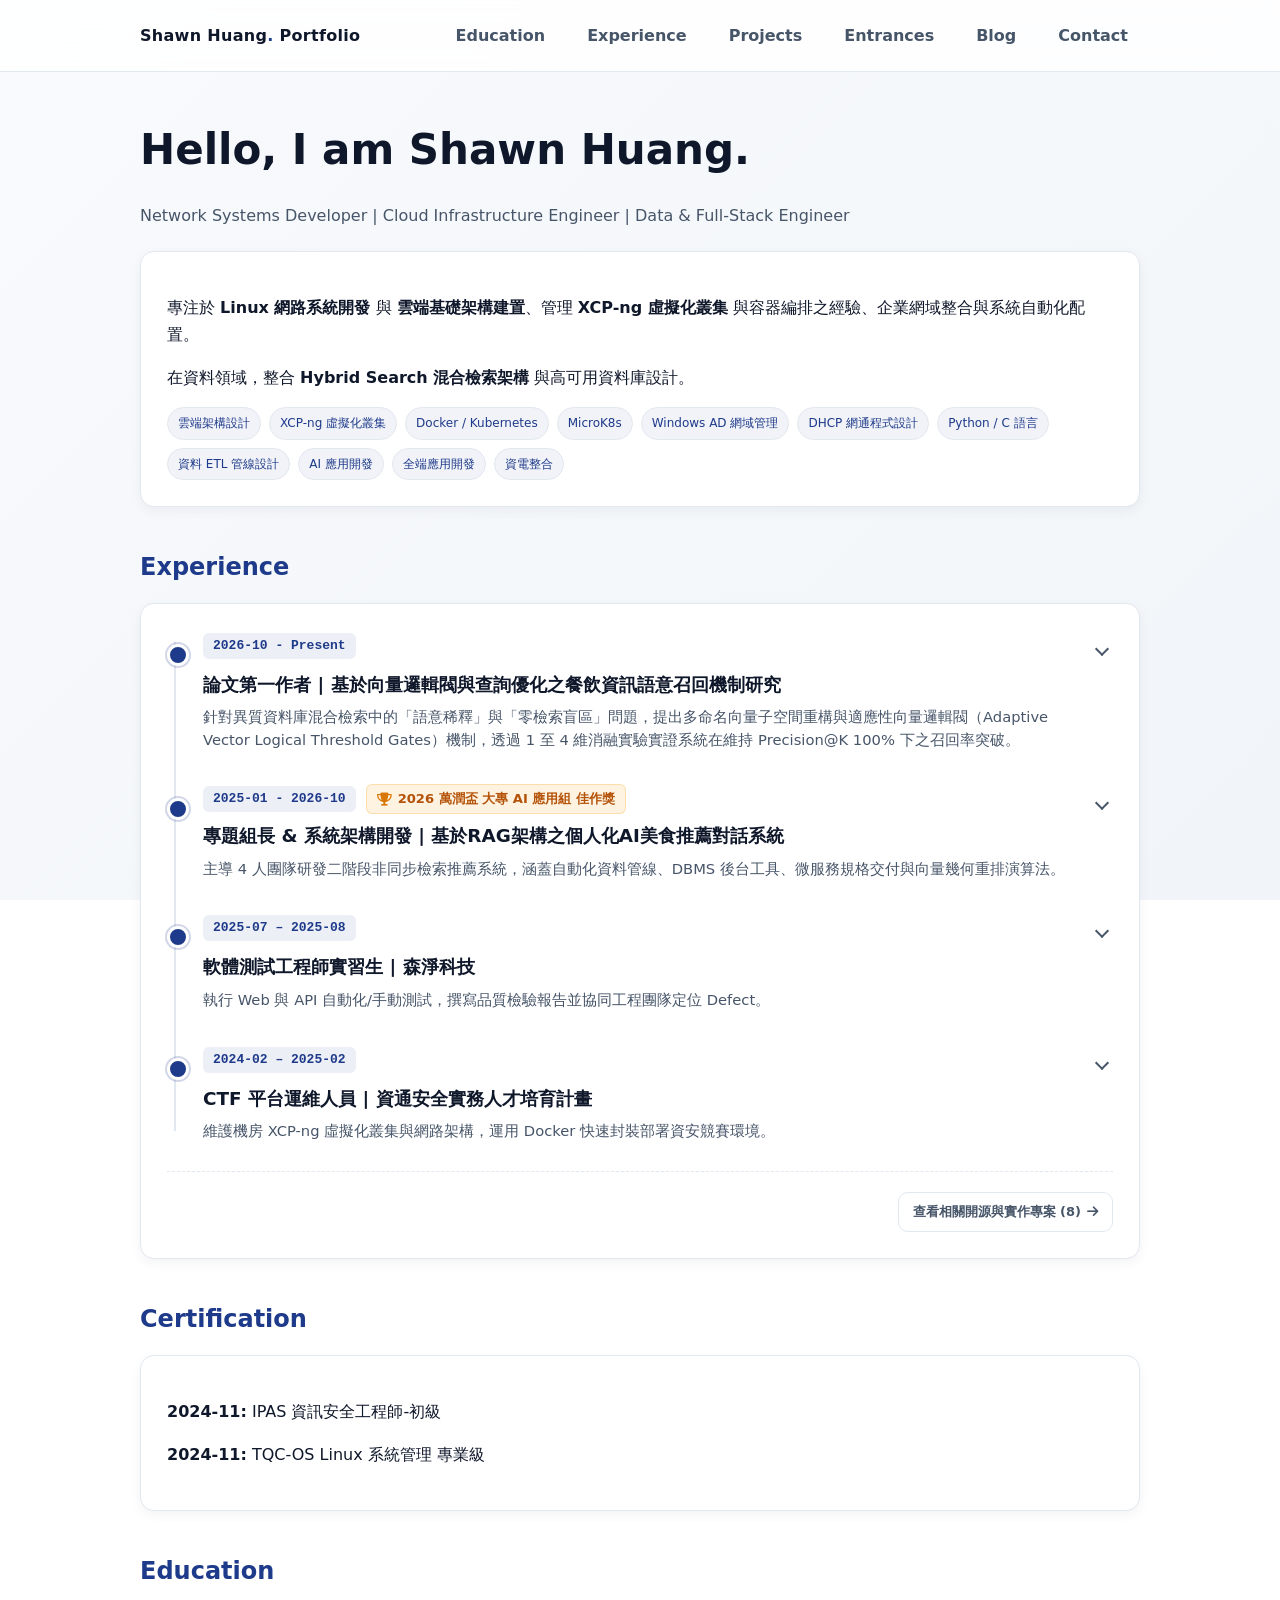
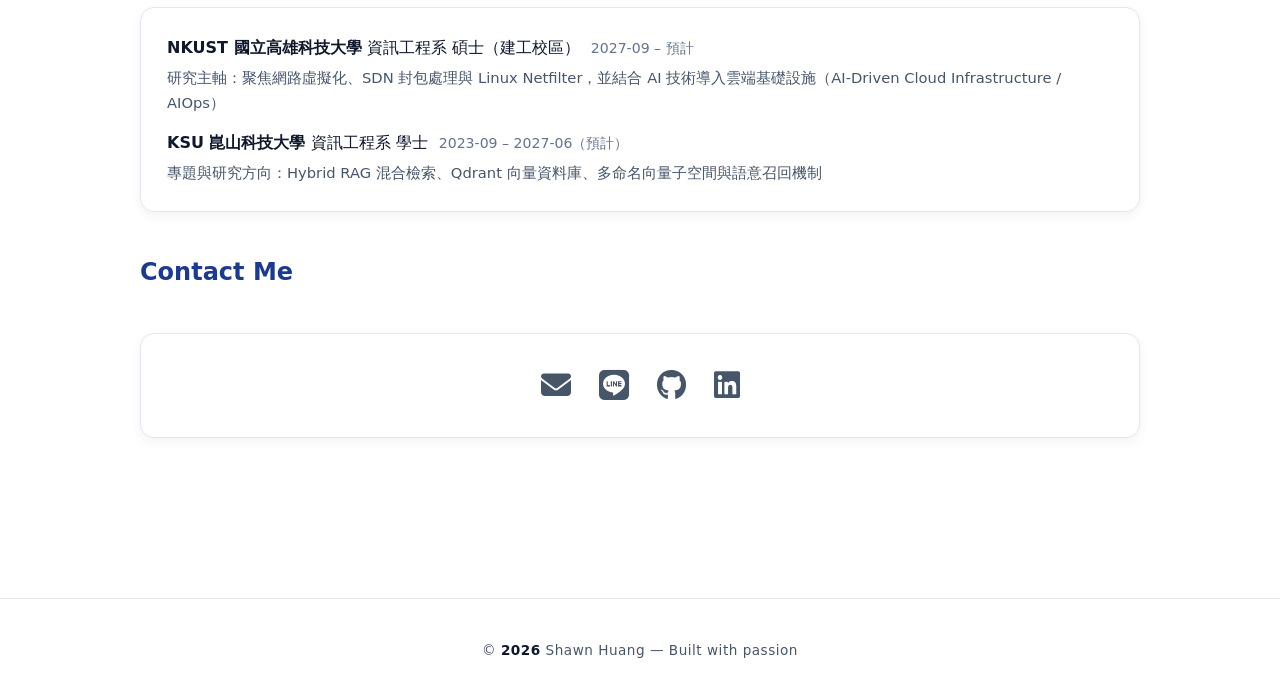
<file: index.html>
<!doctype html>
<html lang="en">
<head>
  <meta charset="utf-8" />
  <meta name="viewport" content="width=device-width, initial-scale=1" />
  <title>Shawn Huang | Portfolio</title>
  <link rel="stylesheet" href="https://cdnjs.cloudflare.com/ajax/libs/font-awesome/6.5.0/css/all.min.css" />
  <link rel="stylesheet" href="style.css" />
</head>
<body>
  <header>
    <nav>
      <a class="brand" href="index.html">Shawn Huang<span class="dot">.</span> Portfolio</a>
      <div class="nav-links">
        <a href="#edu-heading">Education</a>
        <a href="#exp-heading">Experience</a>
        <a href="projects.html">Projects</a>
        <a href="entrances.html">Entrances</a>
        <a href="https://blog.shawnhuanglab.com/" target="_blank">Blog</a>
        <a href="#contact-heading">Contact</a>
      </div>
    </nav>
  </header>

  <main>
    <section id="profile-heading">
      <h1>Hello, I am Shawn Huang.</h1>
      <p class="subtitle">Network Systems Developer | Cloud Infrastructure Engineer | Data &amp; Full-Stack Engineer</p>
      <div class="card">
        <p>
          專注於 <strong>Linux 網路系統開發</strong> 與 <strong>雲端基礎架構建置</strong>、管理 <strong>XCP-ng 虛擬化叢集</strong> 與容器編排之經驗、企業網域整合與系統自動化配置。
        </p>
        <p>
          在資料領域，整合 <strong>Hybrid Search 混合檢索架構</strong> 與高可用資料庫設計。
        </p>
        <div class="badges">
          <span class="badge">雲端架構設計</span>
          <span class="badge">XCP-ng 虛擬化叢集</span>
          <span class="badge">Docker / Kubernetes</span>
          <span class="badge">MicroK8s</span>
          <span class="badge">Windows AD 網域管理</span>
          <span class="badge">DHCP 網通程式設計</span>
          <span class="badge">Python / C 語言</span>
          <span class="badge">資料 ETL 管線設計</span>
          <span class="badge">AI 應用開發</span>
          <span class="badge">全端應用開發</span>
          <span class="badge">資電整合</span>
        </div>
      </div>
    </section>

    <section id="exp-heading">
      <h2>Experience</h2>
      <div class="card">
        <ul class="timeline">
          <li>
            <details class="exp-collapse">
              <summary class="exp-summary">
                <strong>2026-10 - Present</strong>
                <h3>論文第一作者 | 基於向量邏輯閥與查詢優化之餐飲資訊語意召回機制研究</h3>
                <p class="exp-brief">針對異質資料庫混合檢索中的「語意稀釋」與「零檢索盲區」問題，提出多命名向量子空間重構與適應性向量邏輯閥（Adaptive Vector Logical Threshold Gates）機制，透過 1 至 4 維消融實驗實證系統在維持 Precision@K 100% 下之召回率突破。</p>
              </summary>
              <ul class="detail-list">
                <li>▹ <strong>研究問題與架構重構 (Vector Space Refactoring)：</strong>
                  <ul>
                    <li>剖析傳統單一向量大雜燴架構（Baseline）在極端短詞與複合條件查詢下的 <strong>語意塌陷（Semantic Collapse）</strong> 與特徵互相稀釋問題。</li>
                    <li>將 <strong>Qdrant</strong> 向量集合重構為多命名向量子空間（Named Vectors），拆解為二維屬性欄位（菜系、食物類型、口味風格、設施與服務標籤）與一維全域通道，實現維度級別的特徵隔離。</li>
                  </ul>
                </li>
                <li>▹ <strong>端到端意圖解析與邏輯閥機制 (LLM Intent Parsing &amp; Threshold Gates)：</strong>
                  <ul>
                    <li>採用微調後之 <strong>Qwen 2.5</strong> 模型實作端到端意圖辨識與槽位抽取（Slot Filling），將自然語言需求轉換為高維度結構化邏輯樹與 MCP Tool 動態權重參數。</li>
                    <li>依據 <strong>BGE-M3</strong> 嵌入模型之 Loss Score 特性，設計嚴格 <strong>適應性向量邏輯閥（Cosine Similarity &ge; 0.65）</strong> 作為硬邏輯閘，精準攔截 0.50～0.60 區間之跨領域背景雜訊（如不同菜系標籤交叉污染）。</li>
                  </ul>
                </li>
                <li>▹ <strong>混合檢索管線與實驗環境建置 (Hybrid RAG &amp; Experimental Setup)：</strong>
                  <ul>
                    <li>整合 <strong>Python 3.12.8 (FastAPI / Uvicorn)</strong>、<strong>aiomysql</strong> 與 <strong>Docker-Compose</strong>，構建「先剛性過濾（地理半徑、集合交集營業時間）、後多路語意召回」之非同步微服務架構。</li>
                    <li>設計遞進式消融實驗（Ablation Study），涵蓋單一特徵極端短詞集（SC-01～SC-06）與 2 至 4 維複合邏輯約束集（TC-01～TC-06），以召回筆數（Candidate Hits）與餘弦相似度分數進行系統性量化評估。</li>
                  </ul>
                </li>
                <li>▹ <strong>實證成果與學術貢獻 (Empirical Results &amp; Contributions)：</strong>
                  <ul>
                    <li><strong>語意相似度校正與盲區修復：</strong> 核心短詞最高餘弦相似度自 Baseline 的 0.60～0.70 提升至 <strong>0.82～0.88</strong>；成功修復零檢索癱瘓（如單詞「飯」自 0 筆提升至 156 筆、「麵」自 1 筆提升至 161 筆，2～4 維複合查詢亦穩定維持充足候選集）。</li>
                    <li><strong>高純淨度檢索保證：</strong> 在全數單維與多維測試項目中，單題準確率（<strong>Precision@K</strong>）均維持 <strong>100.0%</strong>，為異質資料庫多路召回與向量邏輯閘設定提供具體工程設計指引。</li>
                  </ul>
                </li>
              </ul>
            </details>
          </li>

          <li>
            <details class="exp-collapse">
              <summary class="exp-summary">
                <div style="display: flex; align-items: center; flex-wrap: wrap; gap: 10px; margin-bottom: 6px;">
                  <strong style="margin: 0;">2025-01 - 2026-10</strong>
                  <div class="award-tag">
                    <i class="fas fa-trophy" style="color: #d97706;"></i> 2026 萬潤盃 大專 AI 應用組 佳作獎
                  </div>
                </div>
                <h3>專題組長 &amp; 系統架構開發 | 基於RAG架構之個人化AI美食推薦對話系統</h3>
                <p class="exp-brief">主導 4 人團隊研發二階段非同步檢索推薦系統，涵蓋自動化資料管線、DBMS 後台工具、微服務規格交付與向量幾何重排演算法。</p>
              </summary>
              <ul class="detail-list">
                <li>▹ <strong>團隊領導與協調 (Leadership)：</strong>
                  <ul>
                    <li>擔任專案組長領導 <strong>4</strong> 人開發團隊。</li>
                    <li>透過 Google Sheets 進行開發規格文件制定格式與撰寫，專題開發會議管理，開發職責管理。</li>
                    <li>透過 Github與Git 進行發行版本控管。</li>
                  </ul>
                </li>
                <li>▹ <strong>經費與空間爭取 (Acquisition)：</strong>
                  <ul>
                    <li>代表團隊與指導教授商榷並成功獲取實驗室獨立研究空間。</li>
                    <li>獲取兩張 <strong>RTX 4060 Ti 16GB</strong> 專業顯卡，共價值 <strong>32,000 $NT</strong> 之 AI 運算資源採購許可。</li>
                  </ul>
                </li>
                <li>▹ <strong>基礎設施與工作站運維 (Infrastructure)：</strong>
                  <ul>
                    <li>規劃並佈署實驗室本地網路環境 (Local Network)。</li>
                    <li>負責 <strong>AI 推論工作站</strong> 的硬體建置、軟體環境配置（如驅動與推論框架）與後續運維。</li>
                    <li>建置並提供 <strong>資料庫工作站</strong>，負責 RDBMS 與向量資料庫之儲存環境優化與維護。</li>
                  </ul>
                </li>
                <li>▹ <strong>資料管線建置 (Data Pipeline)：</strong>
                  <ul>
                    <li>利用 GCP API 實作自動化數據蒐集管線。</li>
                    <li>自主開發自動化管線，完整涵蓋店家資料之 <strong>新增 (Create)</strong>、<strong>刪除 (Delete)</strong>、<strong>編輯 (Edit)</strong> 與 <strong>即時更新 (Update)</strong>。</li>
                    <li>實作高效能資料清洗與格式標準化，確保資料庫內容之準確性與一致性。</li>
                  </ul>
                </li>
                <li>▹ <strong>內部平台與標記系統 (Internal Tooling &amp; Platform)：</strong>
                  <ul>
                    <li>獨立研發 <strong>客製化資料庫管理後台 (DBMS Console)</strong>，整合批次指派、進度儀表板、GIS 地圖視覺化與 RBAC 權限管理模組。</li>
                    <li>開發專用 <strong>Python 桌面端標記輔助工具 (GUI App)</strong>，建立人機協同 (Human-in-the-loop) 標記流程，加速非結構化評論之語意屬性與特徵錄入。</li>
                    <li>制定標準化資料驗收與品管機制，成功驅動團隊高效率完成數千筆高精準度 Ground Truth 資料集入庫。</li>
                  </ul>
                </li>
                <li>▹ <strong>系統交付與架構白皮書 (System Delivery &amp; Technical Documentation)：</strong>
                  <ul>
                    <li>主導統籌近 <strong>300 頁</strong> 之工業級《系統架構技術交付白皮書》（獲大專院校圖書館正式永久典藏）。</li>
                    <li><strong>完整架構拓撲與多子系統解耦：</strong> 系統化定義 Android 介面、中樞網關 (API Gateway)、智慧 Agent (MCP)、混合檢索與業務資料庫等 5 大子系統架構圖與端到端通訊協定規範。</li>
                    <li><strong>演算法工程與流程圖抽象化：</strong> 拒絕無效貼碼，將核心營業時間字串過濾、多維向量召回、狀態機與非同步兩階段預抓取等關鍵邏輯完整抽象為嚴密之模組流程圖。</li>
                    <li><strong>全生命週期規格落地：</strong> 詳載實體 RDBMS Schema、Qdrant 多維度向量 Payload、自定義標記日誌、Logic Tree 語法樹規約與邊緣工作站算力價購選型論證，建立高可維護性與可重現之企業級交付標準。</li>
                  </ul>
                </li>
                <li>▹ <strong>混合式檢索與重排系統架構 (Hybrid Search &amp; RAG System)：</strong>
                  <ul>
                    <li><strong>二階段檢索管線架構 (Two-Stage Pipeline)：</strong>
                      以 Python 3.12 (FastAPI/ASGI) 與 Docker-Compose 構建高效非同步微服務；設計「先過濾後檢索 (Filtering then Retrieval)」架構，以 <strong>aiomysql</strong> 進行 RDBMS 剛性條件預篩選（時空距離、營業狀態、設施），大幅收斂檢索空間並提升 99% 以上之計算吞吐量。
                    </li>
                    <li><strong>多通路語意召回與多維向量解耦 (Multi-path Vector Retrieval)：</strong>
                      採用 <strong>BGE-M3</strong> 嵌入模型與 <strong>Qdrant</strong> 向量資料庫，將菜系、食物品類、口味與服務標籤拆解為獨立二維特徵向量陣列，杜絕單一字串查詢引起的注意力稀釋（Attention Dilution）與語意空間塌陷；導入靜態門檻（0.68）實施軟性局部屏蔽（Soft Masking），徹底過濾底噪語意污染。
                    </li>
                    <li><strong>非線性對數流形幾何精排演算法 (Geometric Aggregation Ranking)：</strong>
                      設計雙層門控分流（Dual-stage Gating），結合 Haversine 距離非線性倒數阻尼函數、Google 評分、評論人氣（對數縮放）與語意相似度；將多維特徵矩陣映射至對數流形（Log-space），以加權幾何聚合演算法（Weighted Geometric Mean）實現乘法相依排序，徹底根絕極端單項缺失店家的惡性墊檔。
                    </li>
                    <li><strong>高可用分頁與會話狀態快取 (Session &amp; Caching Mechanism)：</strong>
                      架構全量候選池快取策略，整合 <strong>Redis</strong> 建立 `search_ssid` 分頁機制與診斷說明旗標（`is_fallback`、`ai_behavior_hint`），有效降低 80% 以上重複向量推論負載，提供下游 LLM 高信心度之上下文摘要與防幻覺指引。
                    </li>
                  </ul>
                </li>
              </ul>
            </details>
          </li>

          <li>
            <details class="exp-collapse">
              <summary class="exp-summary">
                <strong>2025-07 – 2025-08</strong>
                <h3>軟體測試工程師實習生 | 森淨科技</h3>
                <p class="exp-brief">執行 Web 與 API 自動化/手動測試，撰寫品質檢驗報告並協同工程團隊定位 Defect。</p>
              </summary>
              <ul class="detail-list">
                <li>▹ 執行 Web 功能測試與 API 測試 (Postman)。</li>
                <li>▹ 撰寫測試計畫與測試報告並協助開發團隊重現 Bug。</li>
              </ul>
            </details>
          </li>

          <li>
            <details class="exp-collapse">
              <summary class="exp-summary">
                <strong>2024-02 – 2025-02</strong>
                <h3>CTF 平台運維人員 | 資通安全實務人才培育計畫</h3>
                <p class="exp-brief">維護機房 XCP-ng 虛擬化叢集與網路架構，運用 Docker 快速封裝部署資安競賽環境。</p>
              </summary>
              <ul class="detail-list">
                <li>▹ <strong>虛擬化管理 (XCP-ng)：</strong>管理機房 VM 叢集，執行資源調度與備份。</li>
                <li>▹ <strong>基礎設施維運：</strong>負責機房伺服器硬體維護與網路設定。</li>
                <li>▹ <strong>容器化部署：</strong>結合 Docker 技術快速部署資安競賽題目。</li>
              </ul>
            </details>
          </li>
        </ul>

        <div style="margin-top: 28px; padding-top: 20px; border-top: 1px dashed var(--border); text-align: right;">
          <a href="projects.html" class="btn btn-outline">
            查看相關開源與實作專案 (8) <i class="fas fa-arrow-right"></i>
          </a>
        </div>
      </div>
    </section>

    <section id="cert-heading">
      <h2>Certification</h2>
      <div class="card">
        <p><strong>2024-11:</strong> IPAS 資訊安全工程師-初級</p>
        <p><strong>2024-11:</strong> TQC-OS Linux 系統管理 專業級</p>
      </div>
    </section>

    <section id="edu-heading">
      <h2>Education</h2>
      <div class="card">
        <div style="margin-bottom: 14px;">
          <p style="margin: 0 0 4px 0;">
            <strong>NKUST 國立高雄科技大學</strong> 資訊工程系 碩士（建工校區）
            <span style="font-size: 0.88em; color: #64748b; margin-left: 6px;">2027-09 – 預計</span>
          </p>
          <p style="margin: 0; font-size: 0.92em; color: #475569;">
            研究主軸：聚焦網路虛擬化、SDN 封包處理與 Linux Netfilter，並結合 AI 技術導入雲端基礎設施（AI-Driven Cloud Infrastructure / AIOps）
          </p>
        </div>
        <div>
          <p style="margin: 0 0 4px 0;">
            <strong>KSU 崑山科技大學</strong> 資訊工程系 學士
            <span style="font-size: 0.88em; color: #64748b; margin-left: 6px;">2023-09 – 2027-06（預計）</span>
          </p>
          <p style="margin: 0; font-size: 0.92em; color: #475569;">
            專題與研究方向：Hybrid RAG 混合檢索、Qdrant 向量資料庫、多命名向量子空間與語意召回機制
          </p>
        </div>
      </div>
    </section>

    <section id="contact-heading">
      <h2>Contact Me</h2>
      <div class="card social">
        <a href="mailto:s0909799081@gmail.com"><i class="fas fa-envelope"></i></a>
        <a href="line-qrcode.html" title="Add me on LINE"><i class="fab fa-line"></i></a>
        <a href="https://github.com/shawnhuang125" target="_blank"><i class="fab fa-github"></i></a>
        <a href="https://www.linkedin.com/in/luchia-huang-a9ba88381/" target="_blank"><i class="fab fa-linkedin"></i></a>
      </div>
    </section>
  </main>

  <footer>
    <p class="footer-text">
      © <span id="year"></span> Shawn Huang — Built with passion
    </p>
  </footer>

  <script src="script.js"></script>
</body>
</html>
</file>
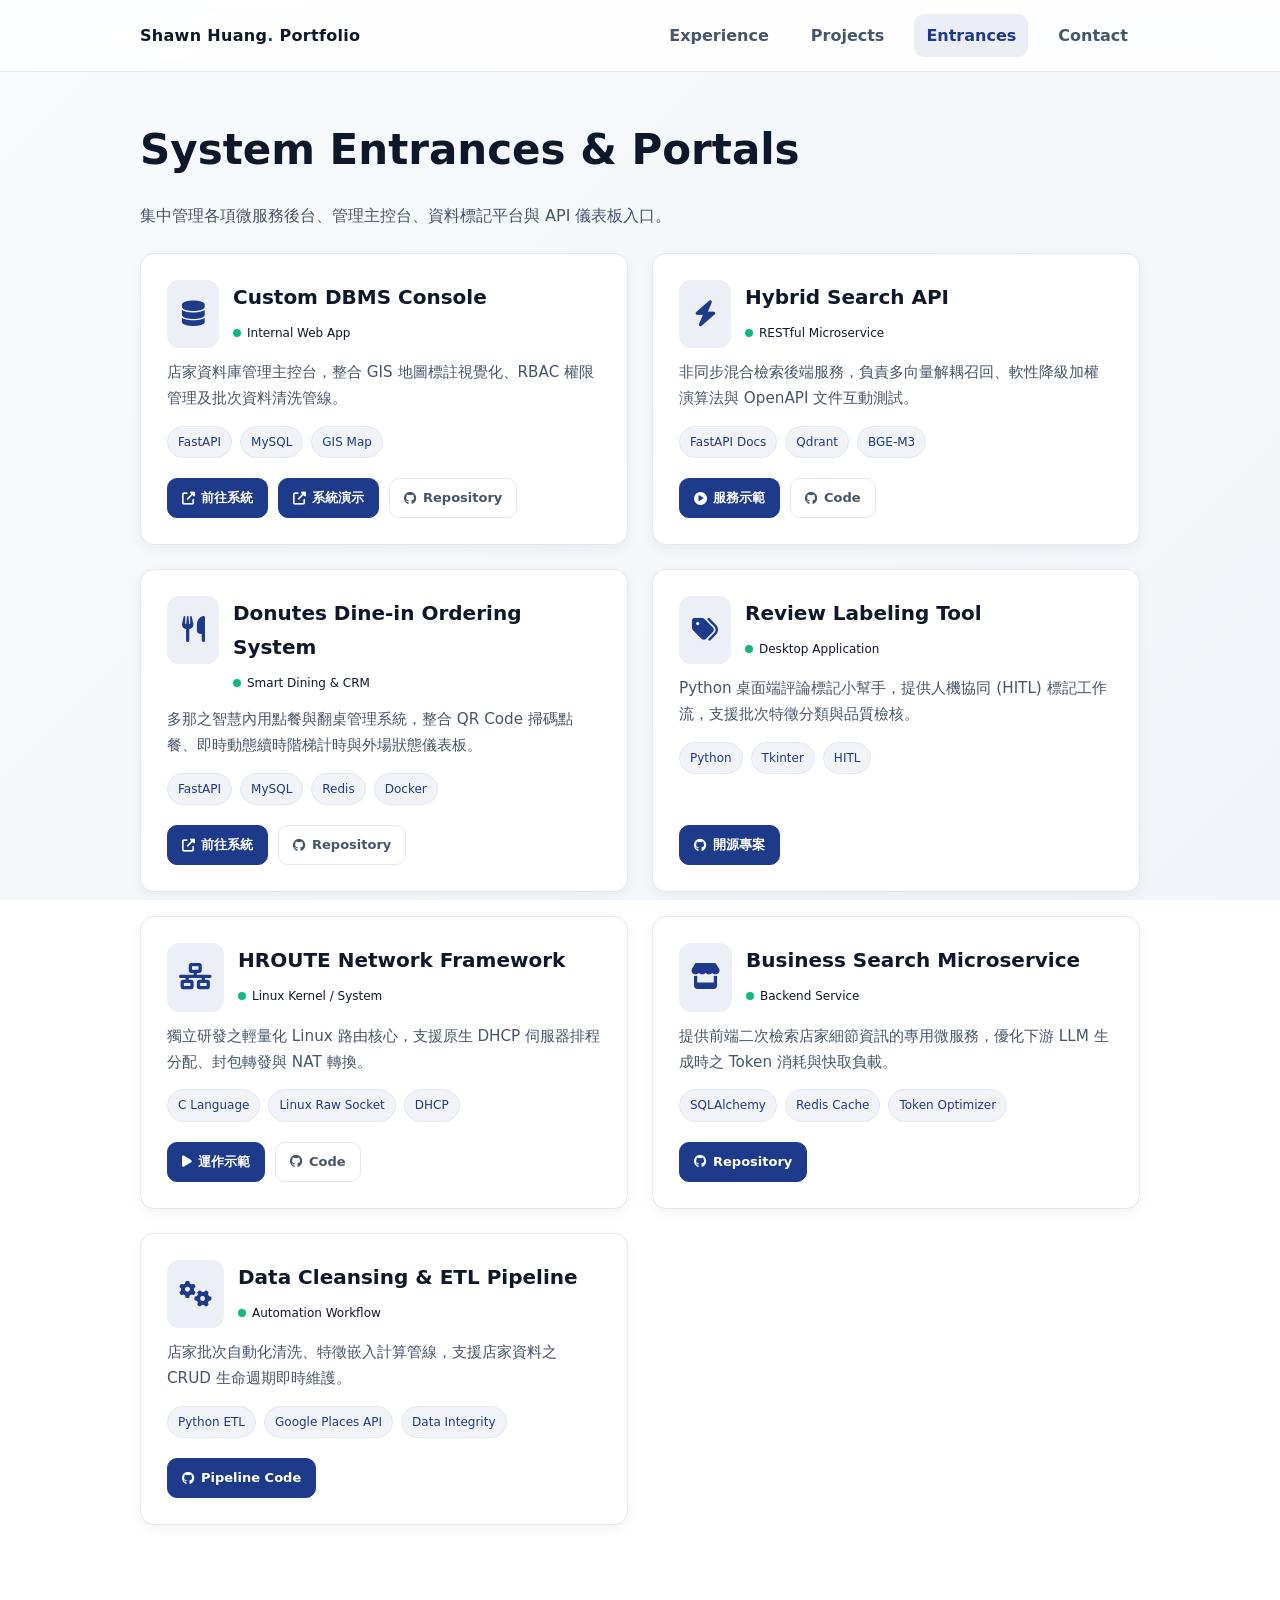
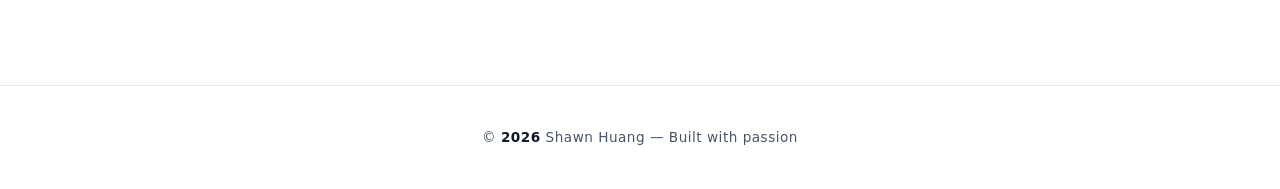
<file: entrances.html>
<!doctype html>
<html lang="en">
<head>
  <meta charset="utf-8" />
  <meta name="viewport" content="width=device-width, initial-scale=1" />
  <title>System Entrances | Shawn Huang</title>
  <link rel="stylesheet" href="https://cdnjs.cloudflare.com/ajax/libs/font-awesome/6.5.0/css/all.min.css" />
  <link rel="stylesheet" href="style.css" />
  <style>
    /* 針對入口頁面的專用微調樣式（可直接留在這裡或貼入 style.css） */
    .portal-grid {
      display: grid;
      grid-template-columns: repeat(auto-fill, minmax(320px, 1fr));
      gap: 24px;
      margin-top: 24px;
    }
    .portal-card {
      display: flex;
      flex-direction: column;
      justify-content: space-between;
      min-height: 230px;
    }
    .portal-header {
      display: flex;
      align-items: flex-start;
      gap: 14px;
      margin-bottom: 12px;
    }
    .portal-icon {
      font-size: 26px;
      color: var(--primary);
      background: rgba(30, 58, 138, 0.08);
      padding: 12px;
      border-radius: 12px;
      min-width: 52px;
      text-align: center;
    }
    .portal-status {
      display: inline-block;
      width: 8px;
      height: 8px;
      border-radius: 50%;
      background: #10b981; /* 綠燈正常運行 */
      margin-right: 6px;
    }
  </style>
</head>
<body>
  <header>
    <nav>
      <a class="brand" href="index.html">Shawn Huang<span class="dot">.</span> Portfolio</a>
      <div class="nav-links">
        <a href="index.html#exp-heading">Experience</a>
        <a href="index.html#projects-heading">Projects</a>
        <a href="entrances.html" style="color: var(--primary); background: rgba(30, 58, 138, 0.08);">Entrances</a>
        <a href="index.html#contact-heading">Contact</a>
      </div>
    </nav>
  </header>

  <main>
    <section>
      <h1>System Entrances & Portals</h1>
      <p class="subtitle">集中管理各項微服務後台、管理主控台、資料標記平台與 API 儀表板入口。</p>

      <div class="portal-grid">
        <!-- 入口 1: 客製化 DBMS 後台 -->
        <article class="card portal-card">
          <div>
            <div class="portal-header">
              <div class="portal-icon"><i class="fas fa-database"></i></div>
              <div>
                <h3 style="margin: 0 0 4px 0; font-size: 1.25rem;">Custom DBMS Console</h3>
                <span class="meta-text" style="font-size: 12px;"><span class="portal-status"></span>Internal Web App</span>
              </div>
            </div>
            <p style="color: var(--muted); font-size: 0.95rem; margin: 0 0 14px 0;">
              店家資料庫管理主控台，整合 GIS 地圖標註視覺化、RBAC 權限管理及批次資料清洗管線。
            </p>
            <div class="badges">
              <span class="badge">FastAPI</span>
              <span class="badge">MySQL</span>
              <span class="badge">GIS Map</span>
            </div>
          </div>
          <div class="project-links" style="margin-top: 20px;">
            <a href="https://dbms.shawnhuanglab.com" target="_blank" class="btn btn-primary">
              <i class="fas fa-external-link-alt"></i> 前往系統
            </a>
            <a href="https://youtu.be/W34ugY3443A" target="_blank" class="btn btn-primary">
              <i class="fas fa-external-link-alt"></i> 系統演示
            </a>
            <a href="https://github.com/shawnhuang125/map-api-application" target="_blank" class="btn btn-outline">
              <i class="fab fa-github"></i> Repository
            </a>
          </div>
        </article>

        <!-- 入口 2: Search API & Swagger Docs -->
        <article class="card portal-card">
          <div>
            <div class="portal-header">
              <div class="portal-icon"><i class="fas fa-bolt"></i></div>
              <div>
                <h3 style="margin: 0 0 4px 0; font-size: 1.25rem;">Hybrid Search API</h3>
                <span class="meta-text" style="font-size: 12px;"><span class="portal-status"></span>RESTful Microservice</span>
              </div>
            </div>
            <p style="color: var(--muted); font-size: 0.95rem; margin: 0 0 14px 0;">
              非同步混合檢索後端服務，負責多向量解耦召回、軟性降級加權演算法與 OpenAPI 文件互動測試。
            </p>
            <div class="badges">
              <span class="badge">FastAPI Docs</span>
              <span class="badge">Qdrant</span>
              <span class="badge">BGE-M3</span>
            </div>
          </div>
          <div class="project-links" style="margin-top: 20px;">
            <a href="https://youtu.be/QhcSO8ZEuds" target="_blank" class="btn btn-primary">
              <i class="fas fa-play-circle"></i> 服務示範
            </a>
            <a href="https://github.com/shawnhuang125/Search_API" target="_blank" class="btn btn-outline">
              <i class="fab fa-github"></i> Code
            </a>
          </div>
        </article>

        <article class="card portal-card">
          <div>
            <div class="portal-header">
              <div class="portal-icon"><i class="fas fa-utensils"></i></div>
              <div>
                <h3 style="margin: 0 0 4px 0; font-size: 1.25rem;">Donutes Dine-in Ordering System</h3>
                <span class="meta-text" style="font-size: 12px;"><span class="portal-status"></span>Smart Dining & CRM</span>
              </div>
            </div>
            <p style="color: var(--muted); font-size: 0.95rem; margin: 0 0 14px 0;">
              多那之智慧內用點餐與翻桌管理系統，整合 QR Code 掃碼點餐、即時動態續時階梯計時與外場狀態儀表板。
            </p>
            <div class="badges">
              <span class="badge">FastAPI</span>
              <span class="badge">MySQL</span>
              <span class="badge">Redis</span>
              <span class="badge">Docker</span>
            </div>
          </div>
          <div class="project-links" style="margin-top: 20px;">
            <a href="https://donutes.shawnhuanglab.com" target="_blank" class="btn btn-primary">
              <i class="fas fa-external-link-alt"></i> 前往系統
            </a>
            <a href="https://github.com/shawnhuang125/donutes-app" target="_blank" class="btn btn-outline">
              <i class="fab fa-github"></i> Repository
            </a>
          </div>
        </article>

        <!-- 入口 3: 語意標註輔助工具 (GUI Tool) -->
        <article class="card portal-card">
          <div>
            <div class="portal-header">
              <div class="portal-icon"><i class="fas fa-tags"></i></div>
              <div>
                <h3 style="margin: 0 0 4px 0; font-size: 1.25rem;">Review Labeling Tool</h3>
                <span class="meta-text" style="font-size: 12px;"><span class="portal-status"></span>Desktop Application</span>
              </div>
            </div>
            <p style="color: var(--muted); font-size: 0.95rem; margin: 0 0 14px 0;">
              Python 桌面端評論標記小幫手，提供人機協同 (HITL) 標記工作流，支援批次特徵分類與品質檢核。
            </p>
            <div class="badges">
              <span class="badge">Python</span>
              <span class="badge">Tkinter</span>
              <span class="badge">HITL</span>
            </div>
          </div>
          <div class="project-links" style="margin-top: 20px;">
            <a href="https://github.com/shawnhuang125/Data_Labeling_Assistant" target="_blank" class="btn btn-primary">
              <i class="fab fa-github"></i> 開源專案
            </a>
          </div>
        </article>

        <!-- 入口 4: HROUTE 網路核心實作 -->
        <article class="card portal-card">
          <div>
            <div class="portal-header">
              <div class="portal-icon"><i class="fas fa-network-wired"></i></div>
              <div>
                <h3 style="margin: 0 0 4px 0; font-size: 1.25rem;">HROUTE Network Framework</h3>
                <span class="meta-text" style="font-size: 12px;"><span class="portal-status"></span>Linux Kernel / System</span>
              </div>
            </div>
            <p style="color: var(--muted); font-size: 0.95rem; margin: 0 0 14px 0;">
              獨立研發之輕量化 Linux 路由核心，支援原生 DHCP 伺服器排程分配、封包轉發與 NAT 轉換。
            </p>
            <div class="badges">
              <span class="badge">C Language</span>
              <span class="badge">Linux Raw Socket</span>
              <span class="badge">DHCP</span>
            </div>
          </div>
          <div class="project-links" style="margin-top: 20px;">
            <a href="https://www.youtube.com/watch?v=f66AXxM5Rpo" target="_blank" class="btn btn-primary">
              <i class="fas fa-play"></i> 運作示範
            </a>
            <a href="https://github.com/shawnhuang125/router" target="_blank" class="btn btn-outline">
              <i class="fab fa-github"></i> Code
            </a>
          </div>
        </article>

        <!-- 入口 5: Business API (二次搜尋模組) -->
        <article class="card portal-card">
          <div>
            <div class="portal-header">
              <div class="portal-icon"><i class="fas fa-store"></i></div>
              <div>
                <h3 style="margin: 0 0 4px 0; font-size: 1.25rem;">Business Search Microservice</h3>
                <span class="meta-text" style="font-size: 12px;"><span class="portal-status"></span>Backend Service</span>
              </div>
            </div>
            <p style="color: var(--muted); font-size: 0.95rem; margin: 0 0 14px 0;">
              提供前端二次檢索店家細節資訊的專用微服務，優化下游 LLM 生成時之 Token 消耗與快取負載。
            </p>
            <div class="badges">
              <span class="badge">SQLAlchemy</span>
              <span class="badge">Redis Cache</span>
              <span class="badge">Token Optimizer</span>
            </div>
          </div>
          <div class="project-links" style="margin-top: 20px;">
            <a href="https://github.com/shawnhuang125/business_api" target="_blank" class="btn btn-primary">
              <i class="fab fa-github"></i> Repository
            </a>
          </div>
        </article>

        <!-- 入口 6: 自動化 ETL 資料管線模組 -->
        <article class="card portal-card">
          <div>
            <div class="portal-header">
              <div class="portal-icon"><i class="fas fa-cogs"></i></div>
              <div>
                <h3 style="margin: 0 0 4px 0; font-size: 1.25rem;">Data Cleansing & ETL Pipeline</h3>
                <span class="meta-text" style="font-size: 12px;"><span class="portal-status"></span>Automation Workflow</span>
              </div>
            </div>
            <p style="color: var(--muted); font-size: 0.95rem; margin: 0 0 14px 0;">
              店家批次自動化清洗、特徵嵌入計算管線，支援店家資料之 CRUD 生命週期即時維護。
            </p>
            <div class="badges">
              <span class="badge">Python ETL</span>
              <span class="badge">Google Places API</span>
              <span class="badge">Data Integrity</span>
            </div>
          </div>
          <div class="project-links" style="margin-top: 20px;">
            <a href="https://github.com/shawnhuang125/Graduation-Project" target="_blank" class="btn btn-primary">
              <i class="fab fa-github"></i> Pipeline Code
            </a>
          </div>
        </article>
      </div>
    </section>
  </main>

  <footer>
    <p class="footer-text">
      © <span id="year">2025</span> Shawn Huang — Built with passion
    </p>
  </footer>

  <script>
    // 自動更新年份
    document.getElementById('year').textContent = new Date().getFullYear();
  </script>
</body>
</html>
</file>
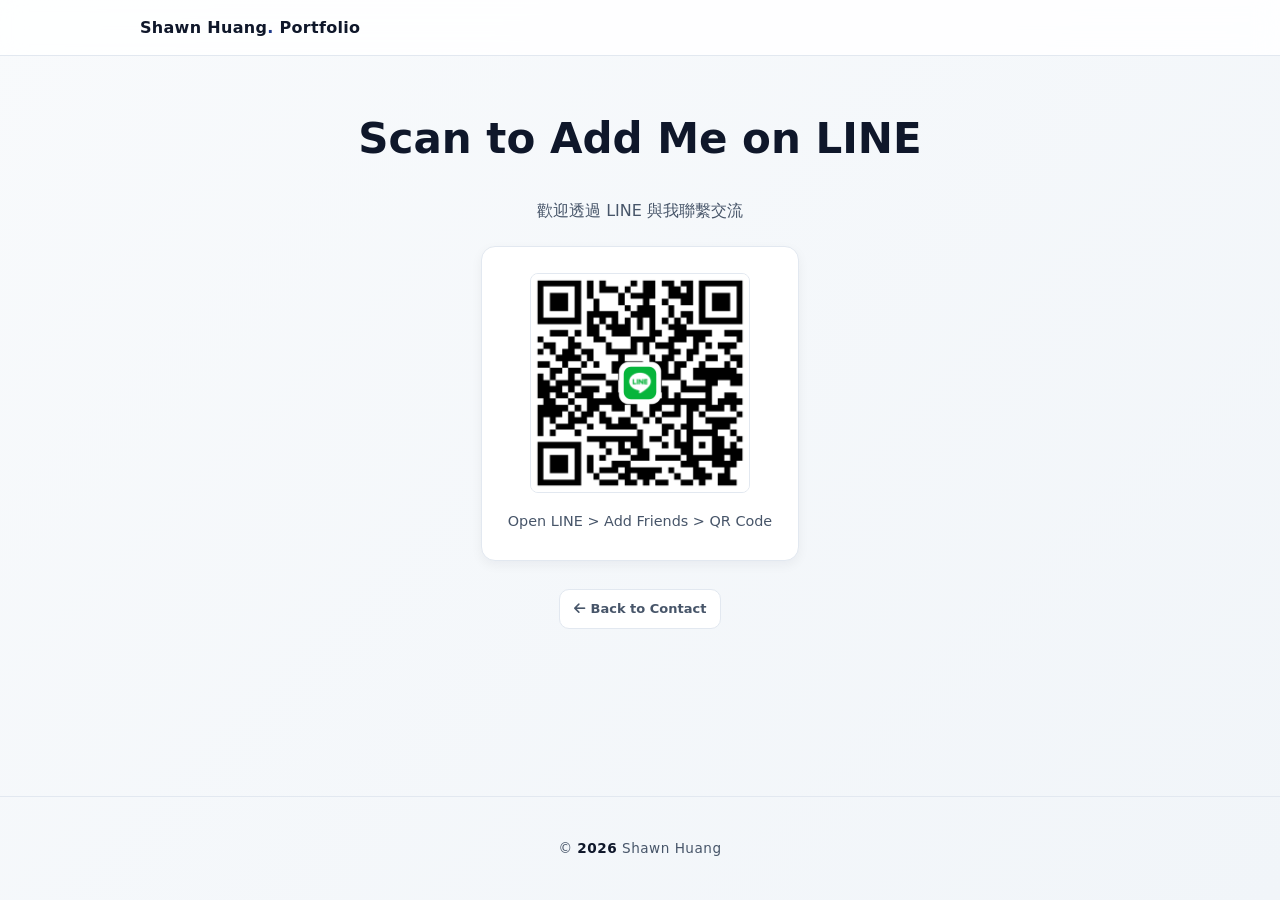
<file: line-qrcode.html>
<!doctype html>
<html lang="en">
<head>
  <meta charset="utf-8" />
  <meta name="viewport" content="width=device-width, initial-scale=1" />
  <title>LINE QR Code | Shawn Huang</title>
  <meta name="description" content="Scan to add Shawn Huang on LINE" />

  <!-- Font Awesome 圖示 -->
  <link rel="stylesheet" href="https://cdnjs.cloudflare.com/ajax/libs/font-awesome/6.5.0/css/all.min.css" />

  <!-- 引入全域 CSS（若路徑不同請自行調整，例如 ./css/style.css） -->
  <link rel="stylesheet" href="style.css" />

  <style>
    /* 此頁面專屬的佈局輔助樣式（其餘全部吃全域變數與樣式） */
    body {
      display: flex;
      flex-direction: column;
      min-height: 100vh;
    }
    main {
      flex: 1;
      display: flex;
      flex-direction: column;
      align-items: center;
      justify-content: center;
      text-align: center;
      margin: 40px auto;
    }
    .qr-card {
      display: inline-flex;
      flex-direction: column;
      align-items: center;
      margin-bottom: 28px;
    }
    .qr-image {
      max-width: 100%;
      height: auto;
      border-radius: 8px;
      border: 1px solid var(--border);
    }
    .note {
      color: var(--muted);
      margin-top: 16px;
      font-size: 0.9rem;
    }
  </style>
</head>
<body>
  <header>
    <nav>
      <a class="brand" href="index.html">Shawn Huang<span class="dot">.</span> Portfolio</a>
    </nav>
  </header>

  <main>
    <h1>Scan to Add Me on LINE</h1>
    <p class="subtitle">歡迎透過 LINE 與我聯繫交流</p>

    <!-- 套用全域的 .card 與懸浮動效 -->
    <div class="card qr-card">
      <img src="./assets/images/line-qrcode.png" alt="Shawn Huang's LINE QR Code" class="qr-image" width="220" height="220">
      <span class="note">Open LINE &gt; Add Friends &gt; QR Code</span>
    </div>

    <!-- 套用全域按鈕元件 .btn .btn-outline -->
    <div>
      <a href="index.html" class="btn btn-outline">
        <i class="fas fa-arrow-left"></i> Back to Contact
      </a>
    </div>
  </main>

  <footer>
    <p class="footer-text">© <span id="year"></span> Shawn Huang</p>
  </footer>

  <script>
    document.getElementById('year').textContent = new Date().getFullYear();
  </script>
</body>
</html>
</file>
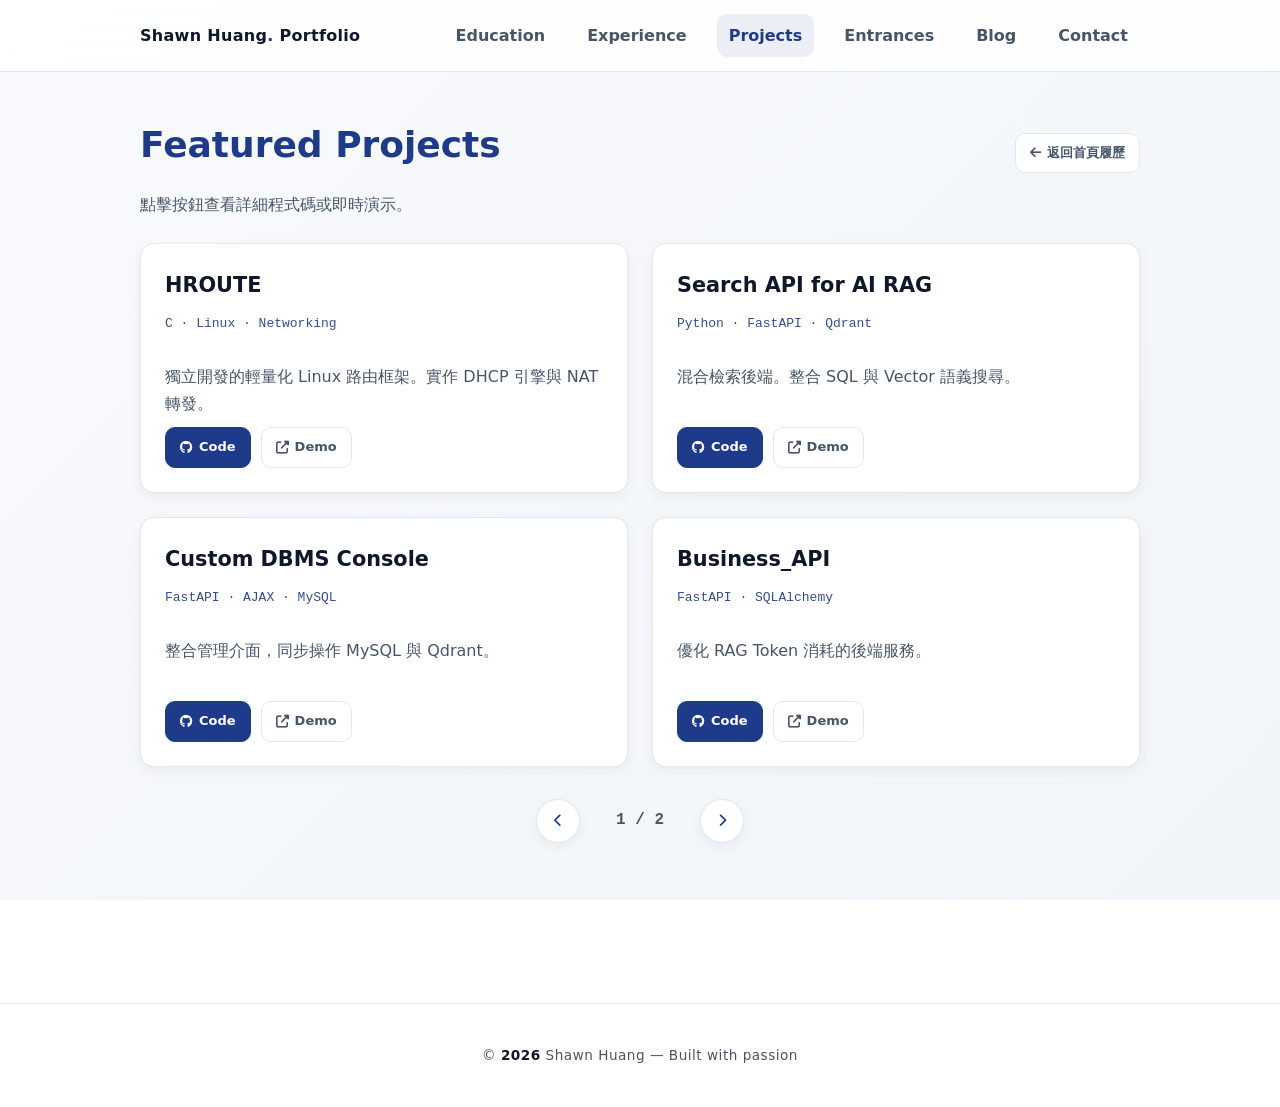
<file: projects.html>
<!doctype html>
<html lang="en">
<head>
  <meta charset="utf-8" />
  <meta name="viewport" content="width=device-width, initial-scale=1" />
  <title>Projects | Shawn Huang</title>
  <link rel="stylesheet" href="https://cdnjs.cloudflare.com/ajax/libs/font-awesome/6.5.0/css/all.min.css" />
  <link rel="stylesheet" href="style.css" />
</head>
<body>
  <header>
    <nav>
      <a class="brand" href="index.html">Shawn Huang<span class="dot">.</span> Portfolio</a>
      <div class="nav-links">
        <a href="index.html#edu-heading">Education</a>
        <a href="index.html#exp-heading">Experience</a>
        <a href="projects.html" style="color: var(--primary); background: rgba(30, 58, 138, 0.08);">Projects</a>
        <a href="entrances.html">Entrances</a>
        <a href="https://shawnhuang125.github.io/blog/" target="_blank">Blog</a>
        <a href="index.html#contact-heading">Contact</a>
      </div>
    </nav>
  </header>

  <main>
    <section id="projects-heading" style="margin-top: 0;">
      <div style="display: flex; align-items: baseline; justify-content: space-between; flex-wrap: wrap; gap: 12px;">
        <div>
          <h1 style="font-size: clamp(26px, 3.5vw, 36px); color: var(--primary); margin-bottom: 6px;">Featured Projects</h1>
          <p class="subtitle" style="margin-bottom: 24px;">點擊按鈕查看詳細程式碼或即時演示。</p>
        </div>
        <a href="index.html" class="btn btn-outline">
          <i class="fas fa-arrow-left"></i> 返回首頁履歷
        </a>
      </div>

      <div id="projects-grid-container" class="projects-grid">
        <!-- 專案 1-8 完整排列 -->
        <article class="card project-card">
          <h3>HROUTE</h3>
          <div class="meta-text">C · Linux · Networking</div>
          <p class="description">獨立開發的輕量化 Linux 路由框架。實作 DHCP 引擎與 NAT 轉發。</p>
          <div class="project-links">
            <a href="https://github.com/shawnhuang125/router" target="_blank" class="btn btn-primary">
              <i class="fab fa-github"></i> Code
            </a>
            <a href="https://youtu.be/-pqwoioNhtU" target="_blank" class="btn btn-outline">
              <i class="fas fa-external-link-alt"></i> Demo
            </a>
          </div>
        </article>
        <article class="card project-card">
          <h3>Search API for AI RAG</h3>
          <div class="meta-text">Python · FastAPI · Qdrant</div>
          <p class="description">混合檢索後端。整合 SQL 與 Vector 語義搜尋。</p>
          <div class="project-links">
            <a href="https://github.com/shawnhuang125/Search_API" target="_blank" class="btn btn-primary">
              <i class="fab fa-github"></i> Code
            </a>
            <a href="https://youtu.be/QhcSO8ZEuds" target="_blank" class="btn btn-outline">
              <i class="fas fa-external-link-alt"></i> Demo
            </a>
          </div>
        </article>
        <article class="card project-card">
          <h3>Custom DBMS Console</h3>
          <div class="meta-text">FastAPI · AJAX · MySQL</div>
          <p class="description">整合管理介面，同步操作 MySQL 與 Qdrant。</p>
          <div class="project-links">
            <a href="https://github.com/shawnhuang125/map-api-application" target="_blank" class="btn btn-primary">
              <i class="fab fa-github"></i> Code
            </a>
            <a href="https://youtu.be/W34ugY3443A" target="_blank" class="btn btn-outline">
              <i class="fas fa-external-link-alt"></i> Demo
            </a>
          </div>
        </article>
        <article class="card project-card">
          <h3>Business_API</h3>
          <div class="meta-text">FastAPI · SQLAlchemy</div>
          <p class="description">優化 RAG Token 消耗的後端服務。</p>
          <div class="project-links">
            <a href="https://github.com/shawnhuang125/business_api" target="_blank" class="btn btn-primary">
              <i class="fab fa-github"></i> Code
            </a>
            <a href="#" target="_blank" class="btn btn-outline">
              <i class="fas fa-external-link-alt"></i> Demo
            </a>
          </div>
        </article>
        <article class="card project-card">
          <h3>Google Map ETL</h3>
          <div class="meta-text">Python · Google APIs</div>
          <p class="description">自動化清洗非結構化餐飲數據。</p>
          <div class="project-links">
            <a href="https://github.com/shawnhuang125/Graduation-Project" target="_blank" class="btn btn-primary">
              <i class="fab fa-github"></i> Code
            </a>
            <a href="#" target="_blank" class="btn btn-outline">
              <i class="fas fa-external-link-alt"></i> Demo
            </a>
          </div>
        </article>
        <article class="card project-card">
          <h3>Review Labeling Tool</h3>
          <div class="meta-text">Python · tkinter</div>
          <p class="description">高效數據標註 GUI 應用，支援批量更新。</p>
          <div class="project-links">
            <a href="https://github.com/shawnhuang125/Data_Labeling_Assistant" target="_blank" class="btn btn-primary">
              <i class="fab fa-github"></i> Code
            </a>
            <a href="#" target="_blank" class="btn btn-outline">
              <i class="fas fa-external-link-alt"></i> Demo
            </a>
          </div>
        </article>
        <article class="card project-card">
          <h3>Media Downloader</h3>
          <div class="meta-text">Python · FFmpeg</div>
          <p class="description">跨平台影音轉換工具，支援格式下載。</p>
          <div class="project-links">
            <a href="https://github.com/shawnhuang125/x.com_converter" target="_blank" class="btn btn-primary">
              <i class="fab fa-github"></i> Code
            </a>
            <a href="#" target="_blank" class="btn btn-outline">
              <i class="fas fa-external-link-alt"></i> Demo
            </a>
          </div>
        </article>
        <article class="card project-card">
          <h3>IoT Door Monitor</h3>
          <div class="meta-text">C · ESP32 · Flask</div>
          <p class="description">ESP32 門磁監測系統，整合 Telegram 通知。</p>
          <div class="project-links">
            <a href="https://github.com/shawnhuang125/Magnetic_Door_Monitoring_System" target="_blank" class="btn btn-primary">
              <i class="fab fa-github"></i> Code
            </a>
            <a href="#" target="_blank" class="btn btn-outline">
              <i class="fas fa-external-link-alt"></i> Demo
            </a>
          </div>
        </article>
      </div>

      <div class="pagination-controls">
        <button class="pag-btn" onclick="changePage(-1)"><i class="fas fa-chevron-left"></i></button>
        <span id="page-number">1 / 2</span>
        <button class="pag-btn" onclick="changePage(1)"><i class="fas fa-chevron-right"></i></button>
      </div>
    </section>
  </main>

  <footer>
    <p class="footer-text">
      © <span id="year"></span> Shawn Huang — Built with passion
    </p>
  </footer>

  <script src="script.js"></script>
</body>
</html>
</file>
<file: style.css>
/* ===== Design Tokens (沉穩海軍深藍主題) ===== */
:root {
  --bg: #f8fafc;          /* 柔和霧面白底 */
  --fg: #0f172a;          /* 深 Slate 灰黑，對比清晰 */
  --muted: #475569;       /* 內文與次要說明文字灰 */
  --card: #ffffff;        /* 純白卡片背景 */
  --border: #e2e8f0;      /* 柔和淺灰邊框 */
  --shadow: 0 4px 12px rgba(15, 23, 42, 0.05); /* 自然柔光陰影 */
  --primary: #1e3a8a;     /* 經典海軍深藍 (Navy Deep Blue) */
  --primary-hover: #172554;/* 更深一層的沉穩深藍 (Hover 專用) */
  --primary-light: #2563eb;/* 互動細微點綴藍 */
  --ring: 0 0 0 3px rgba(30, 58, 138, 0.18);
  --radius: 14px;
  --grad-1: linear-gradient(135deg, #f8fafc 0%, #f1f5f9 100%);
}

/* ===== Base ===== */
* { box-sizing: border-box; }
html { scroll-behavior: smooth; }
body {
  min-height: 100vh; /* 改用 min-height，讓 body 隨內容無限延伸，sticky 才不會在一個螢幕高度後失效 */
  margin: 0;
  font: 16px/1.7 ui-sans-serif, system-ui, -apple-system, "Segoe UI", Roboto, Arial, "Noto Sans", "PingFang TC", "Microsoft JhengHei", sans-serif;
  color: var(--fg);
  background: var(--grad-1) fixed;
}
a { color: inherit; text-decoration: none; }

/* ===== Header / Nav ===== */
header {
  position: sticky; top: 0; z-index: 20;
  backdrop-filter: saturate(180%) blur(12px);
  -webkit-backdrop-filter: saturate(180%) blur(12px);
  background: rgba(255, 255, 255, 0.85);
  border-bottom: 1px solid var(--border);
}
nav {
  max-width: 1040px; margin: 0 auto; padding: 14px 20px;
  display: flex; align-items: center; justify-content: space-between; gap: 12px;
}
.brand {
  display: inline-block; font-weight: 800; letter-spacing: .3px; color: var(--fg);
  transition: transform .25s ease, text-shadow .25s ease;
}
.brand .dot { color: var(--primary); }
.brand:hover { transform: translateY(-1px); color: var(--primary); }
.nav-links { display: flex; gap: 18px; align-items: center; }
.nav-links a {
  padding: 8px 12px; border-radius: 10px; transition: all .25s ease;
  color: var(--muted); font-weight: 600;
}
.nav-links a:hover { color: var(--primary); background: rgba(30, 58, 138, 0.08); transform: translateY(-2px); }

/* ===== Layout & Sections ===== */
main { max-width: 1040px; margin: 42px auto; padding: 0 20px 60px; }
section { margin: 40px 0; }
h1 { font-size: clamp(28px, 4vw, 42px); margin: 0 0 6px; color: var(--fg); }
h2 { color: var(--primary); margin-bottom: 15px; }
.subtitle { color: var(--muted); margin-bottom: 22px; }

/* ===== Cards (互動式白底卡片) ===== */
.card {
  background: var(--card); border: 1px solid var(--border); border-radius: var(--radius);
  box-shadow: var(--shadow); padding: 26px; transition: all 0.3s ease;
}
.card:hover { 
  transform: translateY(-2px); 
  border-color: rgba(30, 58, 138, 0.3); 
  box-shadow: 0 12px 28px rgba(15, 23, 42, 0.06); 
}

/* ===== Timeline ===== */
.timeline { list-style: none; padding: 0; margin: 0; position: relative; }
.timeline::before { 
  content: ''; position: absolute; left: 7px; top: 12px; bottom: 12px; width: 2px; 
  background: var(--border); 
}
.timeline > li { position: relative; padding-left: 36px; margin-bottom: 32px; }
.timeline > li:last-child { margin-bottom: 0; }
.timeline > li::before { 
  content: ''; position: absolute; left: 0; top: 14px; width: 16px; height: 16px; 
  border-radius: 50%; background: var(--primary); border: 3px solid var(--card); z-index: 1;
  box-shadow: 0 0 0 2px rgba(30, 58, 138, 0.2);
}

/* ===== Experience Collapsible (<details> & <summary>) ===== */
.exp-collapse {
  background: transparent;
  border-radius: 10px;
  transition: all 0.25s ease;
}

/* 點擊標題區塊 */
.exp-summary {
  cursor: pointer;
  list-style: none;
  position: relative;
  user-select: none;
  padding-right: 32px;
  outline: none;
}
.exp-summary::-webkit-details-marker { display: none; }
.exp-summary::marker { display: none; }

/* 日期 Badge */
.exp-summary strong {
  display: inline-block;
  color: var(--primary);
  font-family: monospace;
  font-size: 13px;
  margin-bottom: 6px;
  padding: 2px 10px;
  background: rgba(30, 58, 138, 0.08);
  border-radius: 6px;
  font-weight: 700;
}

/* 職稱與公司標題 */
.exp-summary h3 {
  margin: 4px 0 6px 0;
  font-size: 1.15rem;
  color: var(--fg);
  transition: color 0.2s ease;
}
.exp-summary:hover h3 {
  color: var(--primary);
}

/* 榮譽/獲獎標籤 */
.award-tag {
  display: inline-flex;
  align-items: center;
  gap: 6px;
  margin: 0; /* 改為 0，與時間戳並排時高度才會完全齊平 */
  padding: 3px 10px;
  font-size: 0.82rem;
  font-weight: 700;
  color: #b45309;
  background: rgba(245, 158, 11, 0.12);
  border: 1px solid rgba(245, 158, 11, 0.25);
  border-radius: 6px;
}

/* 簡短概述文字 */
.exp-brief {
  margin: 4px 0 0 0;
  font-size: 0.92rem;
  color: var(--muted);
  line-height: 1.55;
}

/* 質感展開箭頭 (Chevron) */
.exp-summary::after {
  content: '';
  position: absolute;
  right: 6px;
  top: 14px;
  width: 8px;
  height: 8px;
  border-right: 2px solid var(--muted);
  border-bottom: 2px solid var(--muted);
  transform: rotate(45deg);
  transition: transform 0.25s ease, border-color 0.2s ease;
}
.exp-summary:hover::after {
  border-color: var(--primary);
}
details.exp-collapse[open] > .exp-summary::after {
  transform: rotate(-135deg);
  top: 18px;
  border-color: var(--primary);
}

/* 經歷詳細清單展開容器 */
.detail-list {
  list-style: none;
  padding: 16px 0 0 4px;
  margin: 12px 0 0 0;
  border-top: 1px dashed var(--border);
}

/* 展開動畫 */
details.exp-collapse[open] .detail-list {
  animation: expFadeIn 0.3s cubic-bezier(0.16, 1, 0.3, 1);
}

@keyframes expFadeIn {
  from { opacity: 0; transform: translateY(-6px); }
  to { opacity: 1; transform: translateY(0); }
}

/* 詳細內容清單項目 */
.detail-list > li {
  font-size: 0.95rem;
  color: var(--muted);
  margin-bottom: 16px;
  line-height: 1.65;
}
.detail-list > li:last-child {
  margin-bottom: 4px;
}
.detail-list strong {
  color: var(--fg);
}

/* 子清單（巢狀 <ul>）美化 */
.detail-list ul {
  list-style: disc;
  margin: 6px 0 0 20px;
  padding: 0;
}
.detail-list ul li {
  font-size: 0.92rem;
  color: var(--muted);
  margin-bottom: 6px;
  line-height: 1.6;
}

/* ===== Projects Grid ===== */
.projects-grid {
  display: grid;
  grid-template-columns: repeat(2, minmax(0, 1fr)); 
  gap: 24px;
  width: 100%; 
  margin: 0 auto;
}
.project-card {
  width: 100% !important; 
  height: 250px !important;  
  display: flex;
  flex-direction: column;
  justify-content: space-between;
  background: var(--card);
  border: 1px solid var(--border);
  border-radius: var(--radius);
  padding: 24px;
  transition: all 0.3s ease;
  box-sizing: border-box;
}
@media (max-width: 768px) {
  .projects-grid { grid-template-columns: 1fr; }
}
.project-card:hover { 
  border-color: rgba(30, 58, 138, 0.4); 
  border-top-color: var(--primary); 
  box-shadow: 0 16px 30px rgba(30, 58, 138, 0.08);
}
.project-card h3 { 
  margin: 0 0 10px 0; 
  color: var(--fg); 
  font-size: 1.3rem; 
}
.project-card:hover h3 { color: var(--primary); }
.project-card .meta-text { 
  font-family: monospace; 
  font-size: 13px; color: var(--primary); 
  margin-bottom: 12px; opacity: 0.9; 
}
.project-card .description {
  flex-grow: 1;
  overflow: hidden;
  text-overflow: ellipsis;
  color: var(--muted);
}

/* ===== Pagination Controls ===== */
.pagination-controls {
  display: flex;
  align-items: center;
  justify-content: center;
  gap: 20px;
  margin-top: 32px;
}
.pag-btn {
  background: var(--card); border: 1px solid var(--border); color: var(--primary);
  width: 44px; height: 44px; border-radius: 50%; cursor: pointer;
  display: flex; align-items: center; justify-content: center; transition: all 0.25s ease;
  box-shadow: var(--shadow);
}
.pag-btn:hover { background: var(--primary); color: #ffffff; border-color: var(--primary); transform: scale(1.1); }
#page-number { font-family: monospace; font-weight: bold; min-width: 80px; text-align: center; color: var(--muted); }

/* ===== Components ===== */
.badges { display: flex; gap: 8px; flex-wrap: wrap; margin-top: 12px; }
.badge { 
  padding: 5px 10px; border-radius: 999px; font-size: 12px; border: 1px solid var(--border); 
  color: var(--primary); background: rgba(30, 58, 138, 0.06); cursor: pointer; transition: all 0.3s;
  font-weight: 500;
}
.badge:hover { background: var(--primary); color: #ffffff; border-color: transparent; transform: translateY(-2px); }

.project-links {
  margin-top: auto;
  display: flex;
  gap: 10px;
  flex-wrap: wrap;
}
.btn {
  padding: 8px 14px;
  border-radius: 10px;
  font-weight: 600;
  font-size: 13px;
  transition: 0.3s;
  display: inline-flex;
  align-items: center;
  gap: 6px;
  white-space: nowrap;
}
.btn-primary {
  background: var(--primary);
  color: #ffffff;
  border: 1px solid var(--primary);
}
.btn-primary:hover { 
  background: var(--primary-hover); 
  border-color: var(--primary-hover); 
  transform: translateY(-2px); 
  box-shadow: 0 4px 10px rgba(30, 58, 138, 0.25); 
}
.btn-outline {
  border: 1px solid var(--border);
  color: var(--muted);
  background: #ffffff;
}
.btn-outline:hover {
  border-color: var(--primary);
  color: var(--primary);
  background: rgba(30, 58, 138, 0.05);
  transform: translateY(-2px);
}

/* ===== Social / Contact ===== */
.social {
  display: flex;
  justify-content: center;
  gap: 28px;
  margin-top: 40px;
}
.social a {
  font-size: 30px;
  color: var(--muted);
  transition: all 0.25s ease;
}
.social a:hover {
  color: var(--primary);
  transform: scale(1.2);
}

/* ===== Footer ===== */
footer {
  text-align: center;
  padding: 40px 20px;
  border-top: 1px solid var(--border);
  margin-top: 60px;
  background: transparent;
}
.footer-text {
  color: var(--muted);
  font-size: 0.85rem;
  letter-spacing: 0.5px;
  margin: 0;
}
#year {
  font-weight: 600;
  color: var(--fg);
}

@keyframes fadeIn {
  from { opacity: 0; transform: translateY(8px); }
  to { opacity: 1; transform: translateY(0); }
}
</file>
